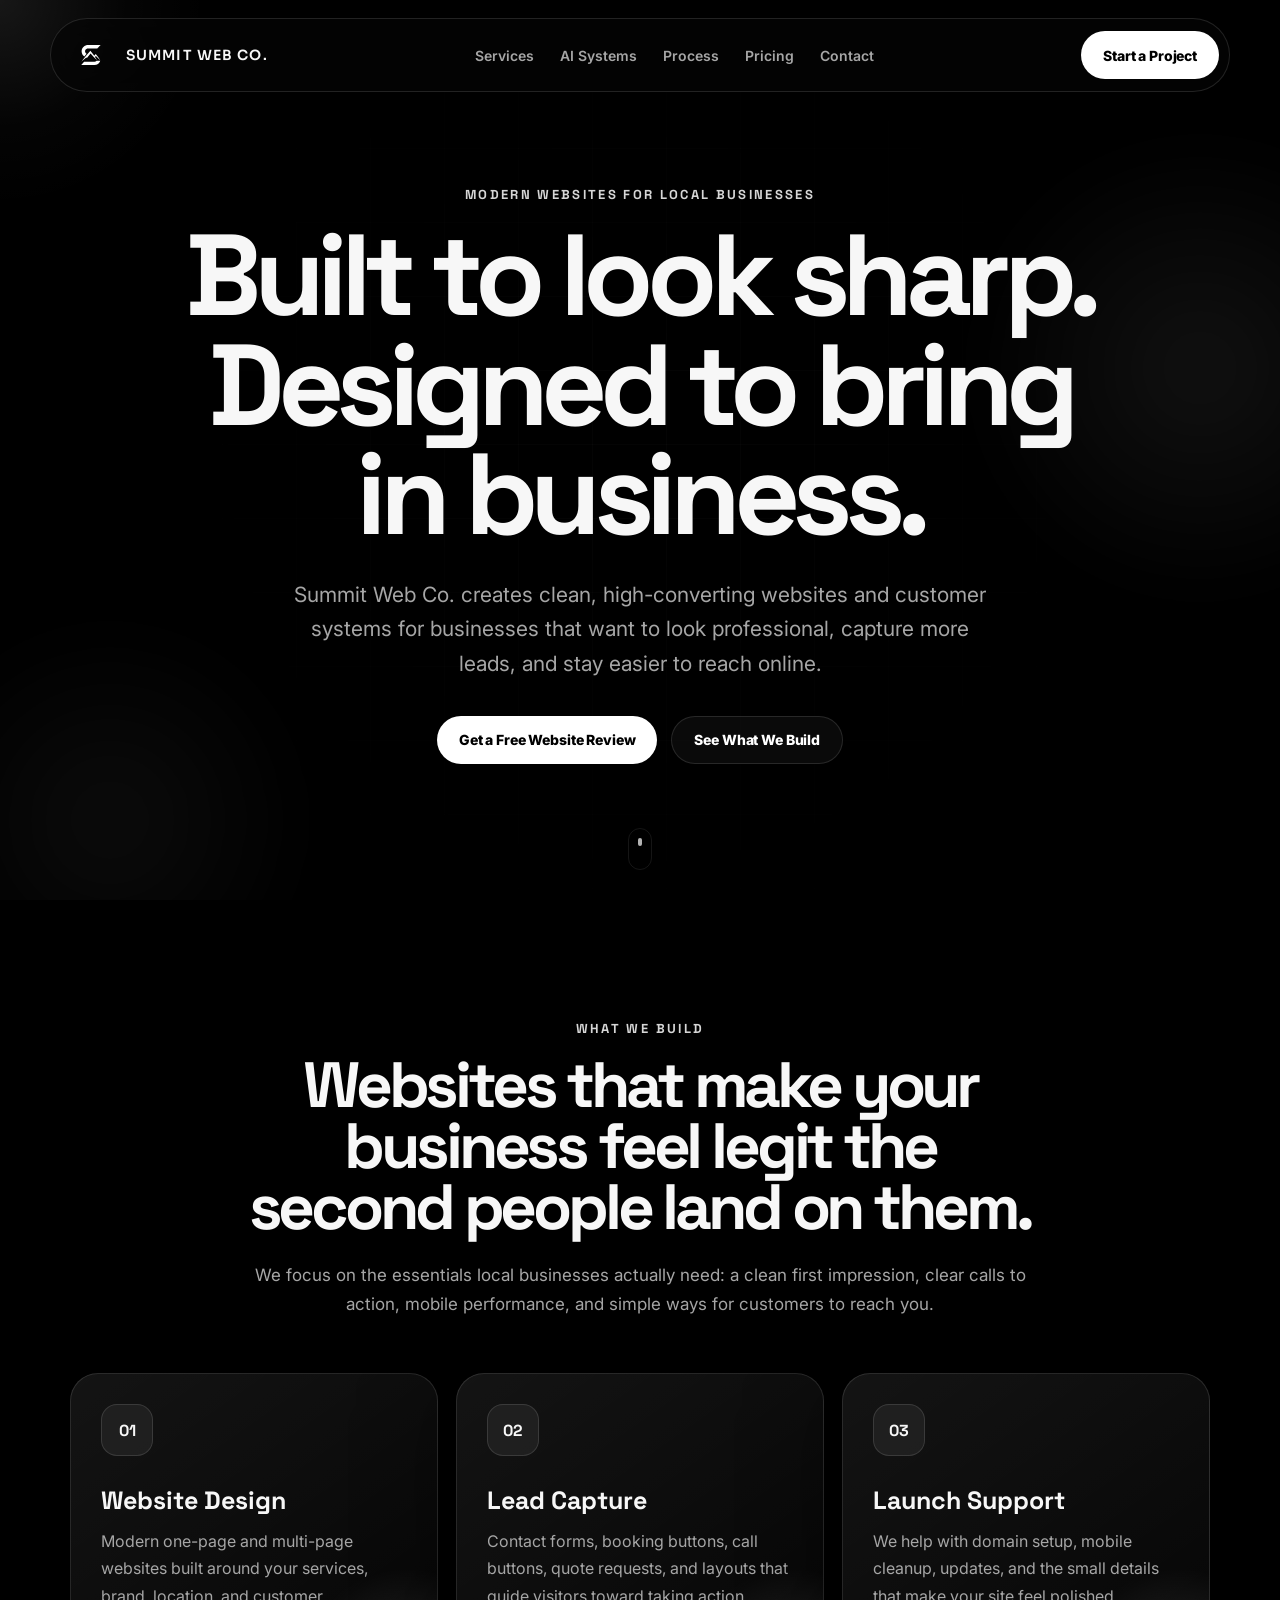
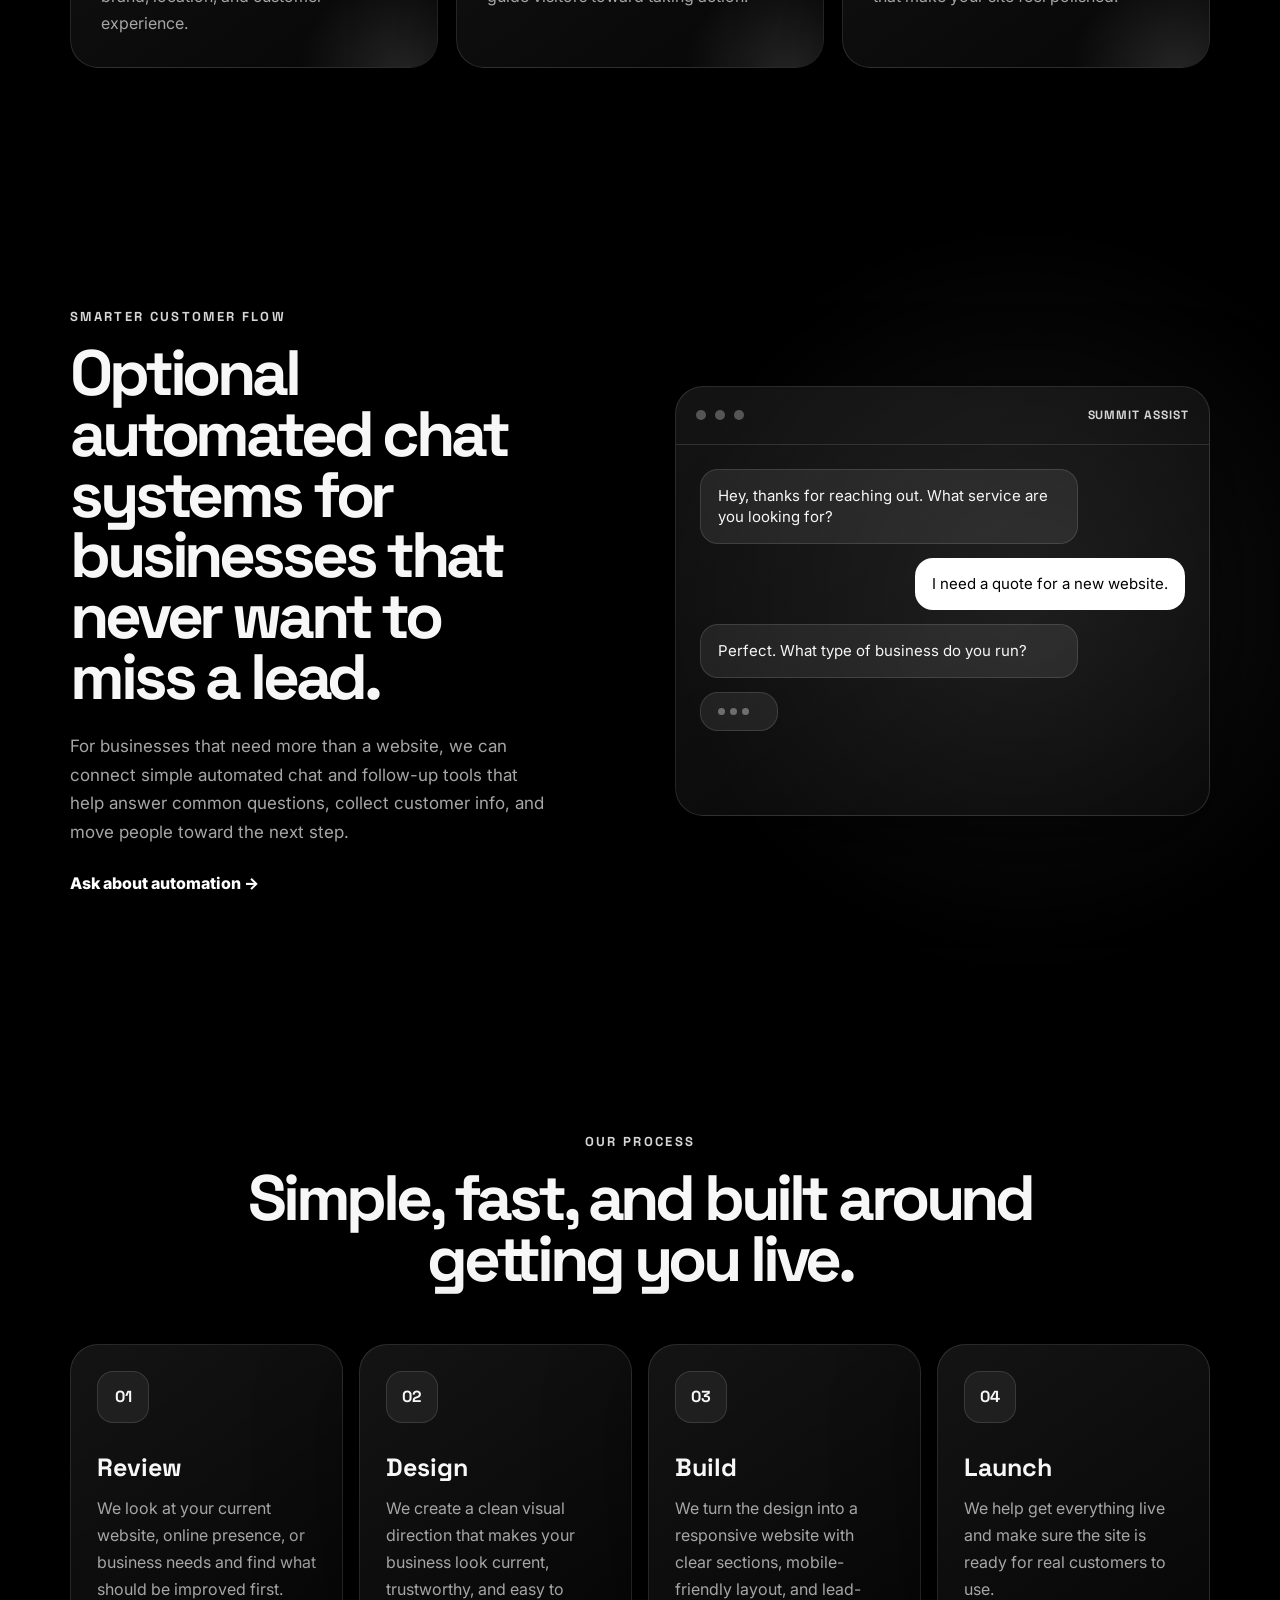
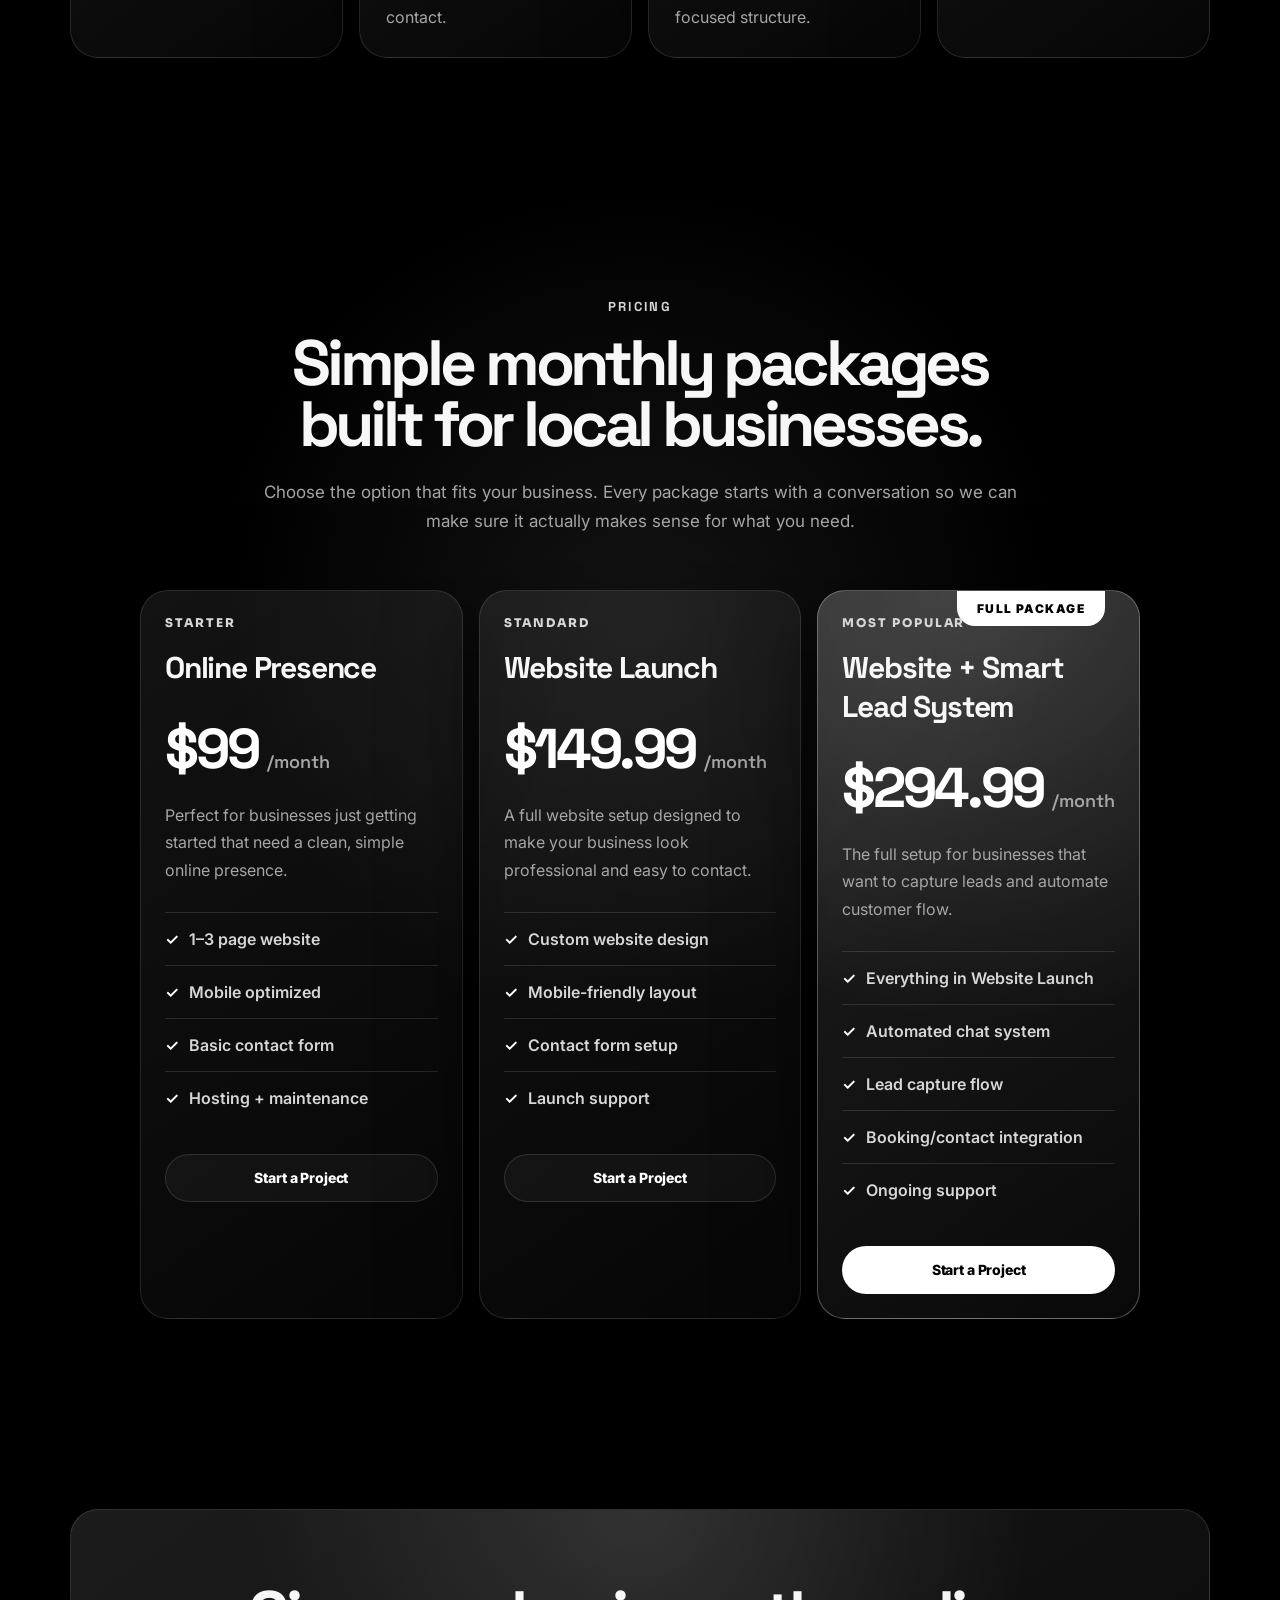
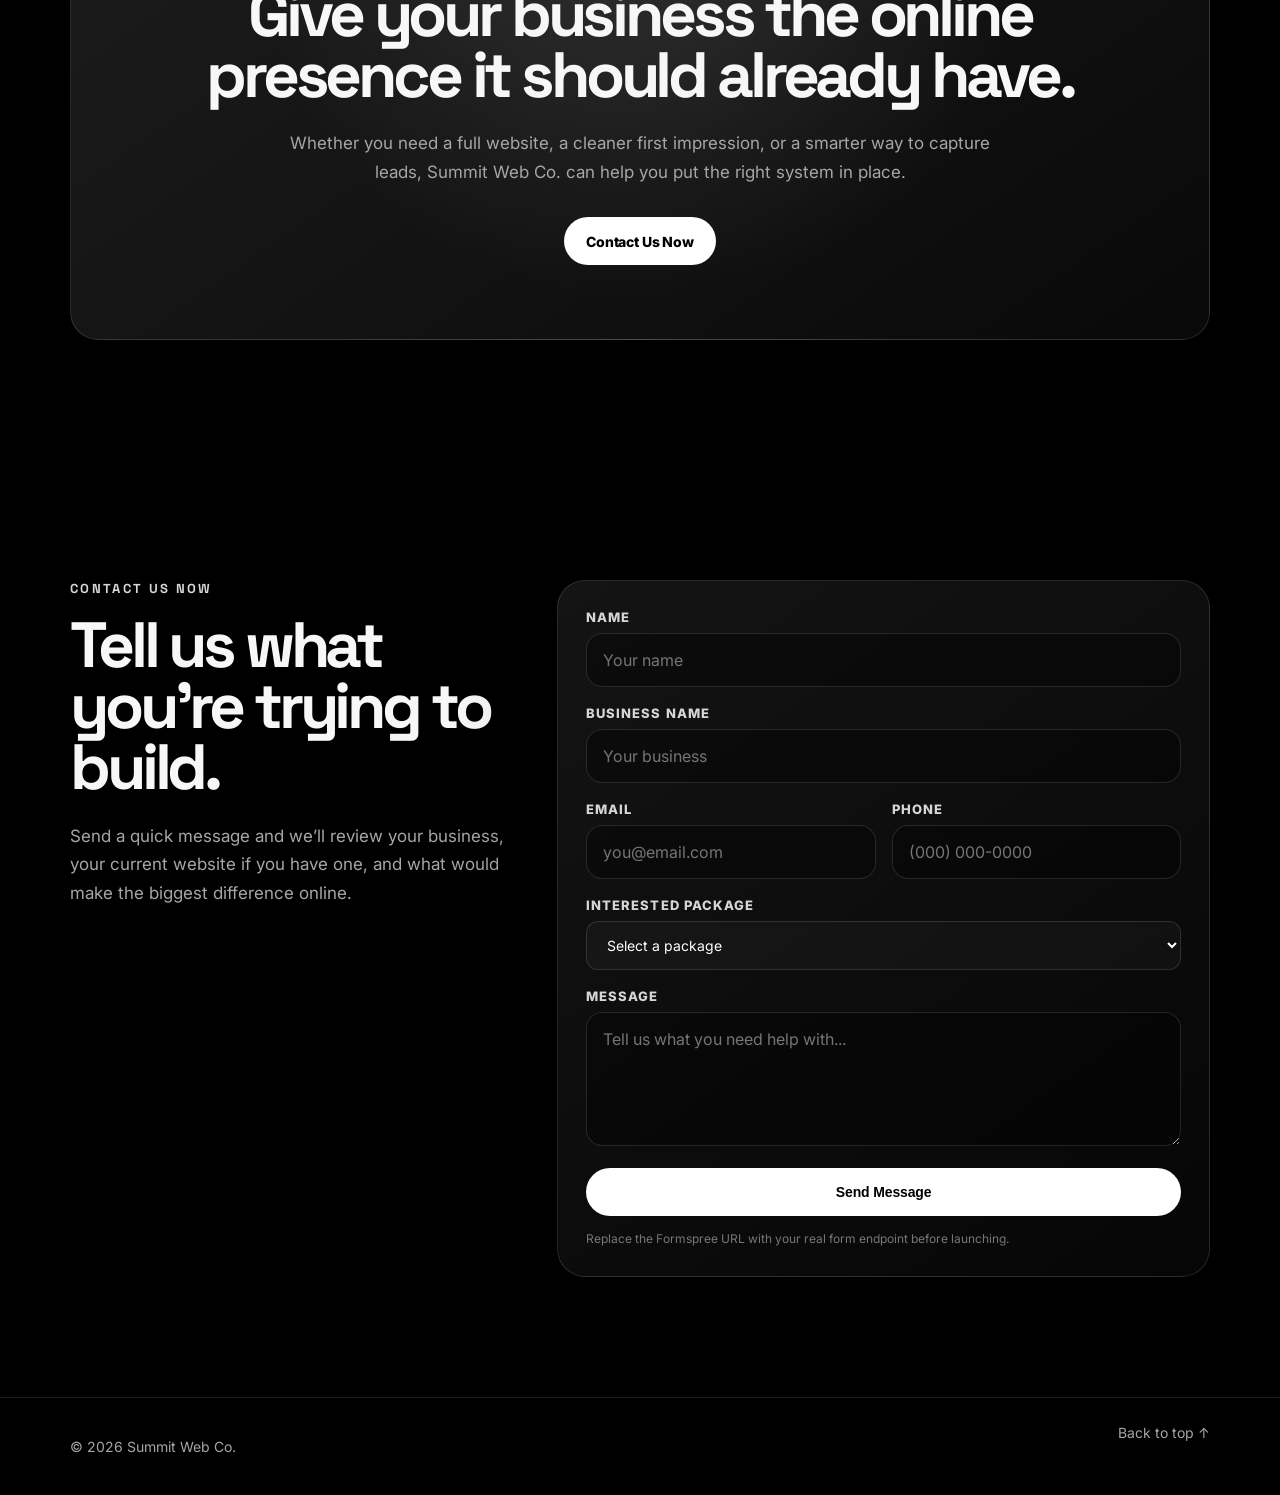
<file: index.html>
<!DOCTYPE html>

<html lang="en">
<head>
  <meta charset="UTF-8" />
  <meta name="viewport" content="width=device-width, initial-scale=1.0" />
  <title>Summit Web Co. | Modern Websites for Local Businesses</title>
  <meta name="description" content="..." />

  <link rel="preconnect" href="https://fonts.googleapis.com">
  <link rel="preconnect" href="https://fonts.gstatic.com" crossorigin>

  <!-- 👇 ADD IT RIGHT HERE -->
  
  <link href="https://fonts.googleapis.com/css2?family=Sora:wght@400;500;600;700&display=swap" rel="stylesheet">

  <!-- 👇 keep your existing fonts too -->
  <link href="https://fonts.googleapis.com/css2?family=Inter:wght@400;500;600;700;800&family=Space+Grotesk:wght@400;500;600;700&display=swap" rel="stylesheet">

  <link rel="stylesheet" href="styles.css" />
</head>
<body>
  <div class="noise"></div>
  <div class="cursor-glow" id="cursorGlow"></div>

  <div class="loader" id="loader">
    <div class="loader-mark">
      <img src="assets/summit-logo.svg" alt="Summit Web Co. logo" />
    </div>
  </div>

  <header class="site-header" id="siteHeader">
    <a href="#home" class="brand" aria-label="Summit Web Co. home">
      <img src="assets/summit-logo.svg" alt="Summit Web Co Logo">
      <span>Summit Web Co.</span>
    </a>

    <nav class="nav-links" aria-label="Main navigation">
  <a href="#services">Services</a>
  <a href="#systems">AI Systems</a>
  <a href="#process">Process</a>
  <a href="#pricing">Pricing</a>
  <a href="#contact">Contact</a>
</nav>

    <a class="nav-cta" href="#contact">Start a Project</a>
  </header>

  <main>
    <section class="hero section" id="home">
      <div class="hero-bg-orb orb-one"></div>
      <div class="hero-bg-orb orb-two"></div>
      <div class="hero-grid"></div>

      <div class="container hero-inner">
        <p class="eyebrow reveal">Modern websites for local businesses</p>
        <h1 class="hero-title reveal">
          Built to look sharp.<br />Designed to bring in business.
        </h1>
        <p class="hero-copy reveal">
          Summit Web Co. creates clean, high-converting websites and customer systems for businesses that want to look professional, capture more leads, and stay easier to reach online.
        </p>
        <div class="hero-actions reveal">
          <a href="#contact" class="button primary">Get a Free Website Review</a>
          <a href="#services" class="button secondary">See What We Build</a>
        </div>
      </div>

      <div class="scroll-indicator" aria-hidden="true">
        <span></span>
      </div>
    </section>

    <section class="section" id="services">
      <div class="container">
        <div class="section-heading reveal">
          <p class="eyebrow">What we build</p>
          <h2>Websites that make your business feel legit the second people land on them.</h2>
          <p>We focus on the essentials local businesses actually need: a clean first impression, clear calls to action, mobile performance, and simple ways for customers to reach you.</p>
        </div>

        <div class="cards three-col">
          <article class="card reveal">
            <div class="card-icon">01</div>
            <h3>Website Design</h3>
            <p>Modern one-page and multi-page websites built around your services, brand, location, and customer experience.</p>
          </article>
          <article class="card reveal">
            <div class="card-icon">02</div>
            <h3>Lead Capture</h3>
            <p>Contact forms, booking buttons, call buttons, quote requests, and layouts that guide visitors toward taking action.</p>
          </article>
          <article class="card reveal">
            <div class="card-icon">03</div>
            <h3>Launch Support</h3>
            <p>We help with domain setup, mobile cleanup, updates, and the small details that make your site feel polished.</p>
          </article>
        </div>
      </div>
    </section>

    <section class="section systems-section" id="systems">
      <div class="container split">
        <div class="section-heading left reveal">
          <p class="eyebrow">Smarter customer flow</p>
          <h2>Optional automated chat systems for businesses that never want to miss a lead.</h2>
          <p>
            For businesses that need more than a website, we can connect simple automated chat and follow-up tools that help answer common questions, collect customer info, and move people toward the next step.
          </p>
          <a href="#contact" class="text-link">Ask about automation →</a>
        </div>

        <div class="chat-demo reveal" aria-label="Automated website chat preview">
          <div class="chat-topbar">
            <span class="dot"></span>
            <span class="dot"></span>
            <span class="dot"></span>
            <strong>Summit Assist</strong>
          </div>
          <div class="chat-body">
            <div class="message bot">Hey, thanks for reaching out. What service are you looking for?</div>
            <div class="message user">I need a quote for a new website.</div>
            <div class="message bot">Perfect. What type of business do you run?</div>
            <div class="typing"><span></span><span></span><span></span></div>
          </div>
        </div>
      </div>
    </section>

    <section class="section" id="process">
      <div class="container">
        <div class="section-heading reveal">
          <p class="eyebrow">Our process</p>
          <h2>Simple, fast, and built around getting you live.</h2>
        </div>

        <div class="timeline">
          <div class="timeline-item reveal">
            <span>01</span>
            <h3>Review</h3>
            <p>We look at your current website, online presence, or business needs and find what should be improved first.</p>
          </div>
          <div class="timeline-item reveal">
            <span>02</span>
            <h3>Design</h3>
            <p>We create a clean visual direction that makes your business look current, trustworthy, and easy to contact.</p>
          </div>
          <div class="timeline-item reveal">
            <span>03</span>
            <h3>Build</h3>
            <p>We turn the design into a responsive website with clear sections, mobile-friendly layout, and lead-focused structure.</p>
          </div>
          <div class="timeline-item reveal">
            <span>04</span>
            <h3>Launch</h3>
            <p>We help get everything live and make sure the site is ready for real customers to use.</p>
          </div>
        </div>
      </div>
    </section>

<section class="section pricing-section" id="pricing">
  <div class="container">
    <div class="section-heading reveal">
      <p class="eyebrow">Pricing</p>
      <h2>Simple monthly packages built for local businesses.</h2>
      <p>Choose the option that fits your business. Every package starts with a conversation so we can make sure it actually makes sense for what you need.</p>
    </div>

    <div class="pricing-grid">

  <!-- STARTER -->
  <article class="pricing-card reveal">
    <p class="pricing-label">Starter</p>
    <h3>Online Presence</h3>
    <div class="price">$99<span>/month</span></div>
    <p class="pricing-copy">Perfect for businesses just getting started that need a clean, simple online presence.</p>

    <ul>
      <li>1–3 page website</li>
      <li>Mobile optimized</li>
      <li>Basic contact form</li>
      <li>Hosting + maintenance</li>
    </ul>

    <a href="#contact" class="button secondary pricing-button">Start a Project</a>
  </article>

  <!-- MIDDLE -->
  <article class="pricing-card reveal">
    <p class="pricing-label">Standard</p>
    <h3>Website Launch</h3>
    <div class="price">$149.99<span>/month</span></div>
    <p class="pricing-copy">A full website setup designed to make your business look professional and easy to contact.</p>

    <ul>
      <li>Custom website design</li>
      <li>Mobile-friendly layout</li>
      <li>Contact form setup</li>
      <li>Launch support</li>
    </ul>

    <a href="#contact" class="button secondary pricing-button">Start a Project</a>
  </article>

  <!-- FEATURED -->
  <article class="pricing-card featured reveal">
    <div class="popular-badge">Full Package</div>
    <p class="pricing-label">Most Popular</p>
    <h3>Website + Smart Lead System</h3>
    <div class="price">$294.99<span>/month</span></div>
    <p class="pricing-copy">The full setup for businesses that want to capture leads and automate customer flow.</p>

    <ul>
      <li>Everything in Website Launch</li>
      <li>Automated chat system</li>
      <li>Lead capture flow</li>
      <li>Booking/contact integration</li>
      <li>Ongoing support</li>
    </ul>

    <a href="#contact" class="button primary pricing-button">Start a Project</a>
  </article>

</div>
  </div>
</section>

<section class="section final-cta">
      <div class="container cta-panel reveal">
        <h2>Give your business the online presence it should already have.</h2>
        <p>Whether you need a full website, a cleaner first impression, or a smarter way to capture leads, Summit Web Co. can help you put the right system in place.</p>
        <a href="#contact" class="button primary">Contact Us Now</a>
      </div>
    </section>

    <section class="section contact-section" id="contact">
      <div class="container contact-grid">
        <div class="section-heading left reveal">
          <p class="eyebrow">Contact us now</p>
          <h2>Tell us what you’re trying to build.</h2>
          <p>Send a quick message and we’ll review your business, your current website if you have one, and what would make the biggest difference online.</p>
        </div>

        <form class="contact-form reveal" action="https://formspree.io/f/xjgzyqer" method="POST">
          <div class="form-row">
            <label for="name">Name</label>
            <input type="text" id="name" name="name" placeholder="Your name" required />
          </div>
          <div class="form-row">
            <label for="business">Business Name</label>
            <input type="text" id="business" name="business" placeholder="Your business" />
          </div>
          <div class="form-row two">
            <div>
              <label for="email">Email</label>
              <input type="email" id="email" name="email" placeholder="you@email.com" required />
            </div>
            <div>
              <label for="phone">Phone</label>
              <input type="tel" id="phone" name="phone" placeholder="(000) 000-0000" />
            </div>
          </div>
          <div class="form-row">
  <label for="package">Interested Package</label>
  <select id="package" name="package">
    <option value="">Select a package</option>
    <option value="Starter – Online Presence ($99)">Starter – Online Presence ($99)</option>
    <option value="Standard – Website Launch ($149.99)">Standard – Website Launch ($149.99)</option>
    <option value="Full Package – Website + Smart Lead System ($294.99)">Full Package – Website + Smart Lead System ($294.99)</option>
    <option value="Not sure yet">Not sure yet</option>
  </select>
</div>

<div class="form-row">
  <label for="message">Message</label>
  <textarea id="message" name="message" rows="5" placeholder="Tell us what you need help with..."></textarea>
</div>

<button class="button primary form-button" type="submit">Send Message</button>
<p class="form-note">Replace the Formspree URL with your real form endpoint before launching.</p>
</form>
    </section>
  </main>

  <footer class="site-footer">
    <div class="container footer-inner">
      <p>© <span id="year"></span> Summit Web Co.</p>
      <a href="#home">Back to top ↑</a>
    </div>
  </footer>

  <script src="script.js"></script>
</body>
</html>
</file>
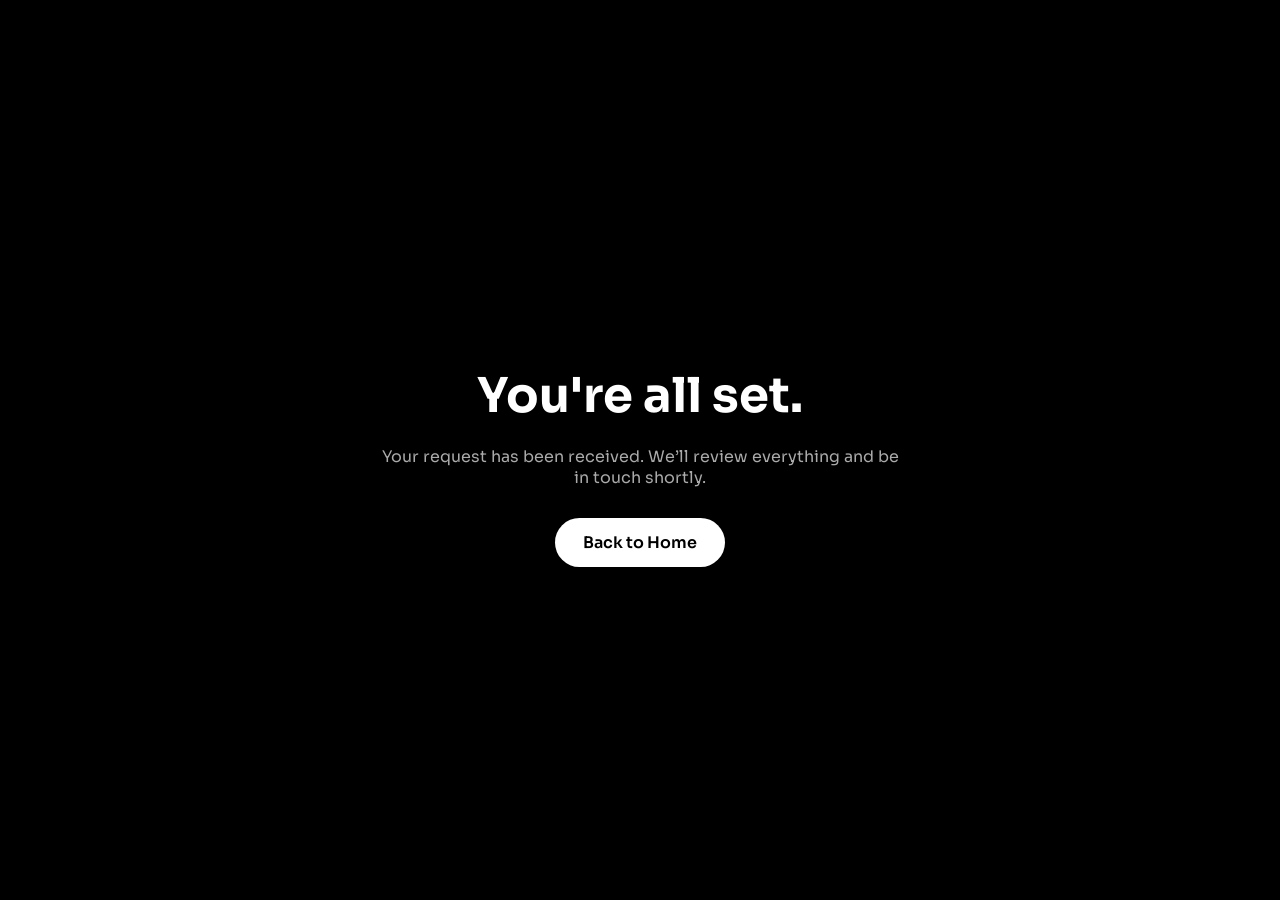
<file: thank-you.html>
<!DOCTYPE html>
<html lang="en">
<head>
  <meta charset="UTF-8" />
  <meta name="viewport" content="width=device-width, initial-scale=1.0"/>
  <title>Thank You | Summit Web Co.</title>

  <link rel="preconnect" href="https://fonts.googleapis.com">
  <link rel="preconnect" href="https://fonts.gstatic.com" crossorigin>

  <link href="https://fonts.googleapis.com/css2?family=Sora:wght@400;500;600;700&display=swap" rel="stylesheet">

  <link rel="stylesheet" href="styles.css" />

  <style>
    body {
      background: #000;
      color: #fff;
      font-family: 'Sora', sans-serif;
      display: flex;
      align-items: center;
      justify-content: center;
      height: 100vh;
      text-align: center;
    }

    .thank-container {
      max-width: 600px;
      padding: 40px;
    }

    h1 {
      font-size: 48px;
      margin-bottom: 20px;
    }

    p {
      font-size: 16px;
      color: #aaa;
      margin-bottom: 30px;
    }

    a {
      display: inline-block;
      padding: 14px 28px;
      border-radius: 999px;
      background: #fff;
      color: #000;
      text-decoration: none;
      font-weight: 600;
    }
  </style>
</head>

<body>
  <div class="thank-container">
  <h1>You're all set.</h1>
<p>Your request has been received. We’ll review everything and be in touch shortly.</p>
    
    <a href="index.html">Back to Home</a>
  </div>
</body>
</html>
</file>
<file: styles.css>
:root {
    --bg: #000000;
    --text: #f7f7f7;
    --muted: #a6a6a6;
    --soft: #d6d6d6;
    --white: #ffffff;
    --border: rgba(255, 255, 255, 0.12);
    --panel-strong: rgba(255, 255, 255, 0.09);
    --shadow: 0 24px 90px rgba(0, 0, 0, 0.55);
    --radius: 28px;
}

* {
    box-sizing: border-box;
}

html {
    scroll-behavior: smooth;
}

body {
    margin: 0;
    background: #000; /* PURE BLACK */
    color: var(--text);
    font-family: 'Inter', sans-serif;
    overflow-x: hidden;
}

body.loading { overflow: hidden; }

a { color: inherit; text-decoration: none; }

img { max-width: 100%; display: block; }


.cursor-glow {
  position: fixed;
  width: 420px;
  height: 420px;
  border-radius: 50%;
  background: radial-gradient(circle, rgba(255,255,255,0.12), rgba(255,255,255,0.025) 42%, transparent 70%);
  pointer-events: none;
  transform: translate(-50%, -50%);
  z-index: 1;
  opacity: 0.75;
}

.container {
  width: min(1140px, calc(100% - 40px));
  margin: 0 auto;
  position: relative;
  z-index: 3;
}

.loader {
  position: fixed;
  inset: 0;
  background: #000;
  z-index: 999;
  display: grid;
  place-items: center;
  transition: opacity 0.35s ease, visibility 0.35s ease;
}

.loader.done {
  opacity: 0;
  visibility: hidden;
}

.loader-mark {
  width: min(300px, 58vw);
  filter: drop-shadow(0 0 30px rgba(255,255,255,0.16));
  animation: logoPulse 2.4s cubic-bezier(0.22, 1, 0.36, 1) forwards;
}

@keyframes logoPulse {
  0% {
    opacity: 0;
    transform: scale(0.88) translate(0, 0);
  }

  18% {
    opacity: 1;
    transform: scale(1) translate(0, 0);
  }

  /* 🔥 HOLD — this is the key */
  55% {
    opacity: 1;
    transform: scale(1) translate(0, 0);
  }

  100% {
    opacity: 0;
    transform: scale(0.86) translate(-42vw, -42vh);
  }
}

.site-header {
  position: fixed;
  top: 18px;
  left: 50%;
  transform: translateX(-50%) translateY(-26px);
  width: min(1180px, calc(100% - 28px));
  height: 74px;
  border: 1px solid var(--border);
  background: rgba(5, 5, 5, 0.64);
  backdrop-filter: blur(22px);
  -webkit-backdrop-filter: blur(22px);
  border-radius: 999px;
  z-index: 90;
  opacity: 0;
  display: flex;
  align-items: center;
  justify-content: space-between;
  padding: 0 10px 0 18px;
  transition: opacity 0.7s ease, transform 0.7s ease, border-color 0.3s ease;
}

.site-header.visible {
  opacity: 1;
  transform: translateX(-50%) translateY(0);
}

.brand {
  display: flex;
  align-items: center;
  gap: 13px;

  font-family: 'Sora', 'Inter', sans-serif;
  font-size: 14px;
  font-weight: 600;

  letter-spacing: 0.08em;
  text-transform: uppercase;
}

.brand img {
  width: 44px;
  height: 44px;
  object-fit: contain;
}

.nav-links {
  display: flex;
  align-items: center;
  gap: 26px;
  color: var(--muted);
  font-size: 14px;
  font-weight: 600;
}

.nav-links a { transition: color 0.2s ease; }
.nav-links a:hover { color: var(--white); }

.nav-cta,
.button {
  display: inline-flex;
  align-items: center;
  justify-content: center;
  min-height: 48px;
  border-radius: 999px;
  padding: 0 22px;
  font-size: 14px;
  font-weight: 800;
  letter-spacing: -0.01em;
  transition: transform 0.25s ease, border-color 0.25s ease, background 0.25s ease;
}

.nav-cta,
.button.primary {
  background: var(--white);
  color: #000;
}

.button.secondary {
  border: 1px solid var(--border);
  color: var(--white);
  background: rgba(255,255,255,0.04);
}

.nav-cta:hover,
.button:hover { transform: translateY(-2px); }

.section {
  position: relative;
  padding: 120px 0;
}

.hero {
  min-height: 100vh;
  display: flex;
  align-items: center;
  padding-top: 170px;
  overflow: hidden;
}

.hero-grid {
  position: absolute;
  inset: 0;
  background-image:
    linear-gradient(rgba(255,255,255,0.045) 1px, transparent 1px),
    linear-gradient(90deg, rgba(255,255,255,0.045) 1px, transparent 1px);
  background-size: 74px 74px;
  mask-image: radial-gradient(circle at center, black, transparent 68%);
  opacity: 0.45;
}

.hero-bg-orb {
  position: absolute;
  border-radius: 999px;
  filter: blur(30px);
  opacity: 0.38;
}

.orb-one {
  width: 520px;
  height: 520px;
  background: radial-gradient(circle, rgba(255,255,255,0.18), transparent 65%);
  top: 12%;
  right: -180px;
}

.orb-two {
  width: 460px;
  height: 460px;
  background: radial-gradient(circle, rgba(255,255,255,0.12), transparent 65%);
  bottom: -150px;
  left: -120px;
}

.hero-inner { max-width: 970px; text-align: center; }

.eyebrow {
  margin: 0 0 18px;
  color: var(--soft);
  font-family: 'Space Grotesk', sans-serif;
  font-size: 13px;
  font-weight: 700;
  text-transform: uppercase;
  letter-spacing: 0.18em;
}

.hero-title,
.section-heading h2,
.cta-panel h2 {
  font-family: 'Space Grotesk', sans-serif;
  letter-spacing: -0.065em;
  line-height: 0.95;
  margin: 0;
}

.hero-title {
  font-size: clamp(54px, 9vw, 118px);
}

.hero-copy {
  max-width: 720px;
  margin: 28px auto 0;
  color: var(--muted);
  font-size: clamp(17px, 2vw, 21px);
  line-height: 1.65;
}

.hero-actions {
  display: flex;
  align-items: center;
  justify-content: center;
  gap: 14px;
  margin-top: 34px;
  flex-wrap: wrap;
}

.scroll-indicator {
  position: absolute;
  left: 50%;
  bottom: 30px;
  width: 24px;
  height: 42px;
  border: 1px solid var(--border);
  border-radius: 999px;
  transform: translateX(-50%);
  opacity: 0.7;
}

.scroll-indicator span {
  display: block;
  width: 4px;
  height: 8px;
  background: var(--white);
  border-radius: 999px;
  margin: 9px auto 0;
  animation: scrollDot 1.6s infinite;
}

@keyframes scrollDot {
  0% { transform: translateY(0); opacity: 1; }
  100% { transform: translateY(13px); opacity: 0; }
}

.section-heading {
  max-width: 790px;
  margin: 0 auto 54px;
  text-align: center;
}

.section-heading.left { text-align: left; margin: 0; }

.section-heading h2,
.cta-panel h2 {
  font-size: clamp(38px, 5vw, 74px);
}

.section-heading p:not(.eyebrow),
.cta-panel p {
  color: var(--muted);
  font-size: 17px;
  line-height: 1.7;
  margin: 24px 0 0;
}

.cards {
  display: grid;
  gap: 18px;
}

.three-col { grid-template-columns: repeat(3, 1fr); }

.card,
.chat-demo,
.cta-panel,
.contact-form,
.timeline-item {
  border: 1px solid var(--border);
  background: linear-gradient(145deg, rgba(255,255,255,0.08), rgba(255,255,255,0.025));
  box-shadow: var(--shadow);
  border-radius: var(--radius);
}

.card {
  padding: 30px;
  min-height: 290px;
  position: relative;
  overflow: hidden;
}

.card::after {
  content: '';
  position: absolute;
  inset: auto -80px -120px auto;
  width: 220px;
  height: 220px;
  background: radial-gradient(circle, rgba(255,255,255,0.13), transparent 70%);
}

.card-icon,
.timeline-item span {
  display: inline-flex;
  width: 52px;
  height: 52px;
  border-radius: 16px;
  align-items: center;
  justify-content: center;
  border: 1px solid var(--border);
  background: rgba(255,255,255,0.06);
  font-family: 'Space Grotesk', sans-serif;
  font-weight: 800;
}

.card h3,
.timeline-item h3 {
  font-family: 'Space Grotesk', sans-serif;
  font-size: 25px;
  margin: 28px 0 12px;
}

.card p,
.timeline-item p {
  color: var(--muted);
  line-height: 1.7;
  margin: 0;
}

.split {
  display: grid;
  grid-template-columns: 0.9fr 1.1fr;
  gap: 60px;
  align-items: center;
}

.systems-section {
  background: radial-gradient(circle at 80% 50%, rgba(255,255,255,0.08), transparent 34%);
}

.text-link {
  display: inline-flex;
  margin-top: 26px;
  color: var(--white);
  font-weight: 800;
}

.chat-demo {
  overflow: hidden;
  max-width: 560px;
  margin-left: auto;
  transform: perspective(1000px) rotateY(-6deg) rotateX(3deg);
}

.chat-topbar {
  height: 58px;
  border-bottom: 1px solid var(--border);
  display: flex;
  align-items: center;
  gap: 9px;
  padding: 0 20px;
  color: var(--soft);
}

.chat-topbar strong {
  margin-left: auto;
  font-family: 'Space Grotesk', sans-serif;
  letter-spacing: 0.08em;
  text-transform: uppercase;
  font-size: 12px;
}

.dot {
  width: 10px;
  height: 10px;
  border-radius: 50%;
  background: rgba(255,255,255,0.28);
}

.chat-body {
  padding: 24px;
  min-height: 370px;
  display: flex;
  flex-direction: column;
  gap: 14px;
}

.message,
.typing {
  max-width: 78%;
  padding: 15px 17px;
  border-radius: 18px;
  line-height: 1.45;
  font-size: 15px;
}

.message.bot {
  background: rgba(255,255,255,0.08);
  border: 1px solid var(--border);
}

.message.user {
  background: var(--white);
  color: #000;
  margin-left: auto;
}

.typing {
  display: flex;
  gap: 5px;
  align-items: center;
  background: rgba(255,255,255,0.08);
  border: 1px solid var(--border);
  width: 78px;
}

.typing span {
  width: 7px;
  height: 7px;
  border-radius: 50%;
  background: var(--white);
  opacity: 0.35;
  animation: typing 1s infinite alternate;
}
.typing span:nth-child(2) { animation-delay: 0.15s; }
.typing span:nth-child(3) { animation-delay: 0.3s; }

@keyframes typing { to { opacity: 1; transform: translateY(-2px); } }

.timeline {
  display: grid;
  grid-template-columns: repeat(4, 1fr);
  gap: 16px;
}

.timeline-item { padding: 26px; }

.final-cta { padding-top: 70px; }

.cta-panel {
  padding: clamp(34px, 6vw, 74px);
  text-align: center;
  background:
    linear-gradient(145deg, rgba(255,255,255,0.11), rgba(255,255,255,0.035)),
    radial-gradient(circle at 50% 0%, rgba(255,255,255,0.12), transparent 55%);
}

.cta-panel p { max-width: 730px; margin-left: auto; margin-right: auto; }
.cta-panel .button { margin-top: 30px; }

.contact-grid {
  display: grid;
  grid-template-columns: 0.8fr 1.2fr;
  gap: 52px;
  align-items: start;
}

.contact-form {
  padding: 28px;
}

.form-row { margin-bottom: 18px; }
.form-row.two {
  display: grid;
  grid-template-columns: 1fr 1fr;
  gap: 16px;
}

label {
  display: block;
  margin-bottom: 8px;
  color: var(--soft);
  font-size: 13px;
  font-weight: 800;
  letter-spacing: 0.08em;
  text-transform: uppercase;
}

input,
textarea {
  width: 100%;
  border: 1px solid var(--border);
  background: rgba(0,0,0,0.35);
  color: var(--white);
  border-radius: 16px;
  padding: 16px;
  font: inherit;
  outline: none;
  transition: border-color 0.2s ease, background 0.2s ease;
}

select {
  width: 100%;
  padding: 14px 16px;
  border-radius: 12px;
  border: 1px solid var(--border);
  background: rgba(255,255,255,0.03);
  color: var(--white);
  font-family: inherit;
  font-size: 14px;
  outline: none;
}

select:focus {
  border-color: rgba(255,255,255,0.3);
}

textarea { resize: vertical; }
input:focus,
textarea:focus {
  border-color: rgba(255,255,255,0.42);
  background: rgba(255,255,255,0.04);
}

.form-button {
  width: 100%;
  border: 0;
  cursor: pointer;
}

.form-note {
  color: #777;
  font-size: 12px;
  line-height: 1.5;
  margin: 14px 0 0;
}

.site-footer {
  border-top: 1px solid var(--border);
  padding: 26px 0;
  color: var(--muted);
}

.footer-inner {
  display: flex;
  justify-content: space-between;
  gap: 20px;
  font-size: 14px;
}

.reveal {
  opacity: 0;
  transform: translateY(22px);
  transition: opacity 0.8s ease, transform 0.8s ease;
}

.reveal.visible {
  opacity: 1;
  transform: translateY(0);
}

@media (max-width: 900px) {
  .nav-links { display: none; }
  .brand span { font-size: 12px; }
  .three-col,
  .timeline,
  .split,
  .contact-grid { grid-template-columns: 1fr; }
  .chat-demo { margin: 0; transform: none; }
  .section { padding: 90px 0; }
}

@media (max-width: 560px) {
  .container { width: min(100% - 28px, 1140px); }
  .site-header { height: 64px; top: 12px; }
  .brand img { width: 38px; height: 38px; }
  .brand span { display: none; }
  .nav-cta { min-height: 42px; padding: 0 16px; font-size: 13px; }
  .hero { padding-top: 120px; }
  .hero-title { font-size: 52px; }
  .form-row.two { grid-template-columns: 1fr; }
  .footer-inner { flex-direction: column; }
}

.pricing-section {
  background: radial-gradient(circle at 50% 35%, rgba(255,255,255,0.08), transparent 42%);
}

.pricing-grid {
  display: grid;
  grid-template-columns: repeat(3, 1fr);
  gap: 16px;
  max-width: 1000px;
  margin: 0 auto;
}

.pricing-card {
  position: relative;
  overflow: hidden;
  border: 1px solid var(--border);
  background: linear-gradient(145deg, rgba(255,255,255,0.075), rgba(255,255,255,0.025));
  box-shadow: var(--shadow);
  border-radius: var(--radius);
  padding: 24px;
}

.pricing-card.featured {
  border-color: rgba(255,255,255,0.28);
  background:
    linear-gradient(145deg, rgba(255,255,255,0.13), rgba(255,255,255,0.035)),
    radial-gradient(circle at 50% 0%, rgba(255,255,255,0.15), transparent 58%);
}

.popular-badge {
  position: absolute;
  top: 0;
  right: 34px;
  padding: 10px 20px;
  border-radius: 0 0 18px 18px;
  background: var(--white);
  color: #000;
  font-size: 12px;
  font-weight: 900;
  letter-spacing: 0.12em;
  text-transform: uppercase;
}

.pricing-label {
  margin: 0 0 18px;
  color: var(--soft);
  font-family: 'Sora', 'Inter', sans-serif;
  font-size: 12px;
  font-weight: 800;
  letter-spacing: 0.16em;
  text-transform: uppercase;
}

.pricing-card h3 {
  margin: 0;
  font-family: 'Space Grotesk', sans-serif;
  font-size: 30px;
  letter-spacing: -0.04em;
}

.price {
  margin-top: 26px;
  font-family: 'Space Grotesk', sans-serif;
  font-size: clamp(38px, 4.5vw, 56px);
  font-weight: 800;
  letter-spacing: -0.06em;
  color: var(--white);
}

.price span {
  margin-left: 8px;
  color: var(--muted);
  font-size: 18px;
  font-weight: 600;
  letter-spacing: 0;
}

.pricing-copy {
  margin: 18px 0 28px;
  color: var(--muted);
  line-height: 1.7;
}

.pricing-card ul {
  list-style: none;
  padding: 0;
  margin: 0 0 30px;
}

.pricing-card li {
  padding: 16px 0;
  border-top: 1px solid var(--border);
  color: var(--soft);
  font-weight: 600;
}

.pricing-card li::before {
  content: "✓";
  margin-right: 10px;
  color: var(--white);
}

.pricing-button {
  width: 100%;
}

@media (max-width: 900px) {
  .pricing-grid {
    grid-template-columns: 1fr;
  }

  .popular-badge {
    right: 24px;
  }
}
</file>
